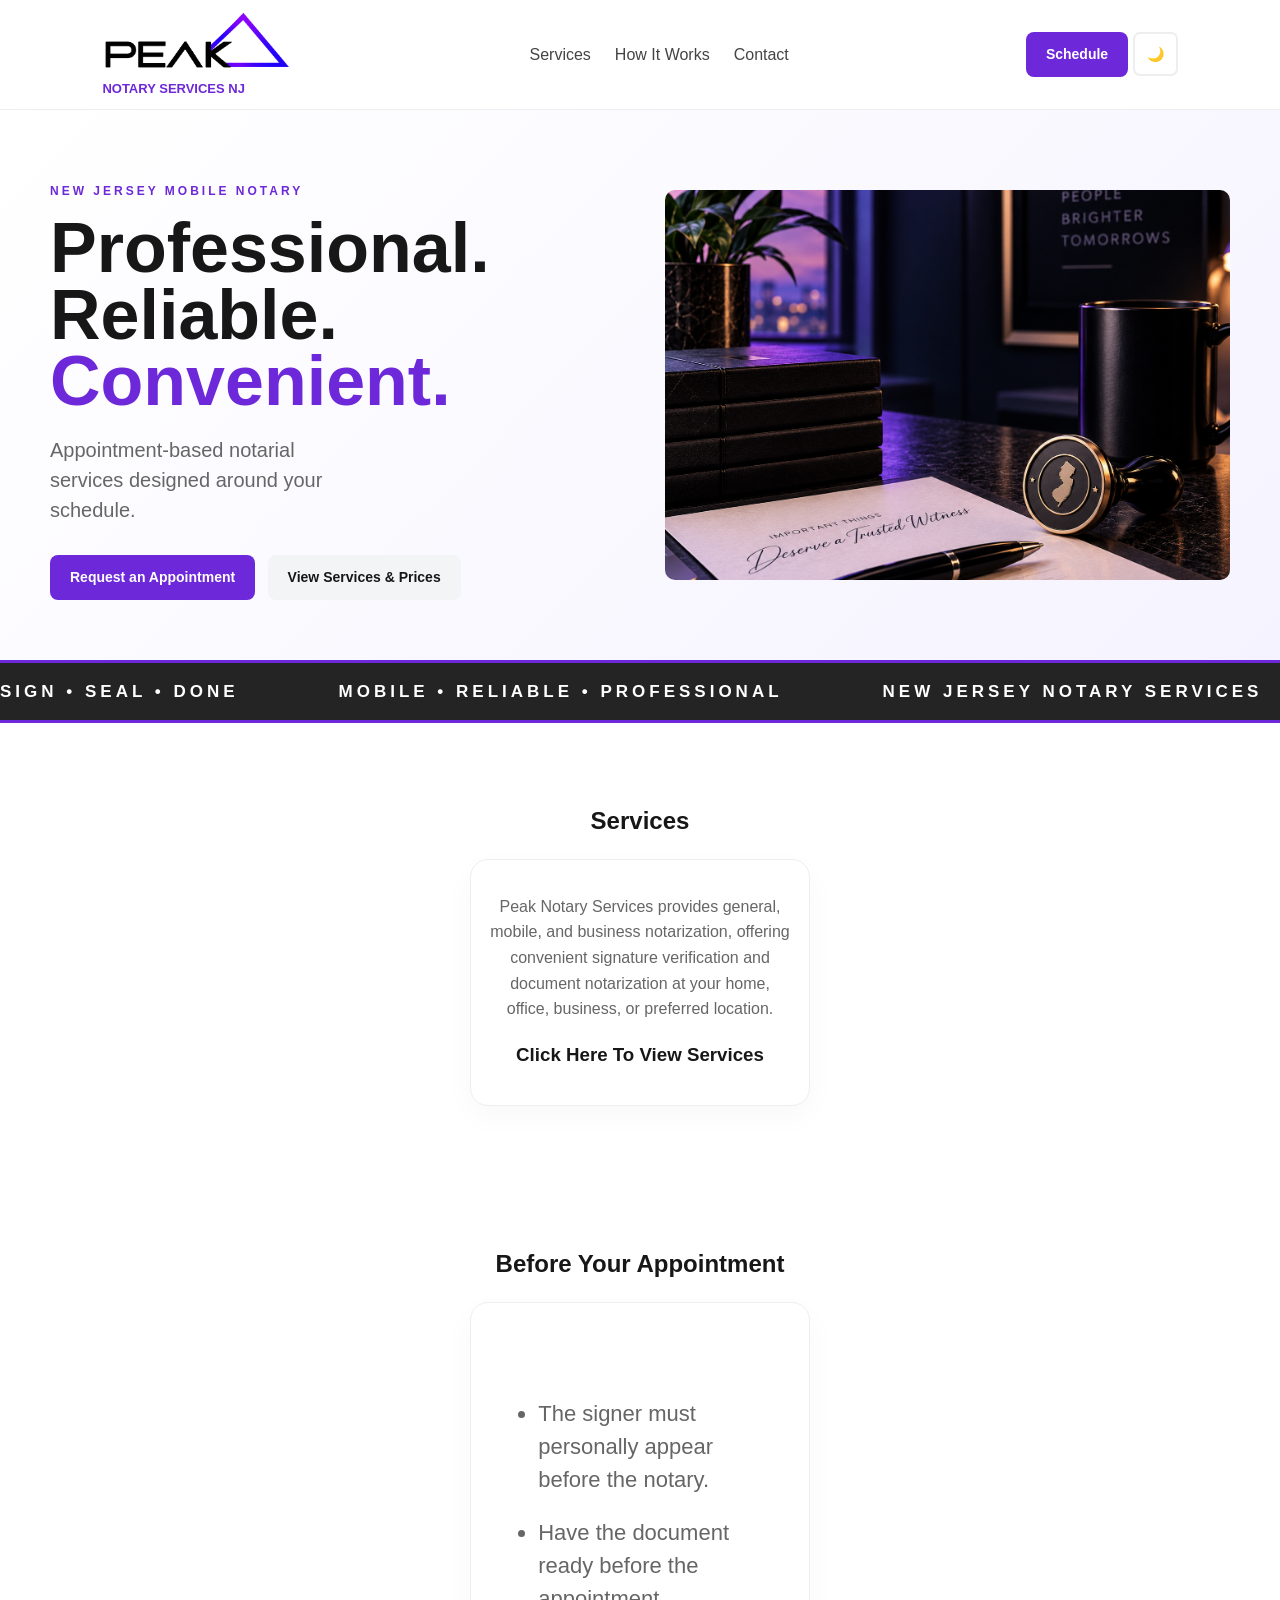
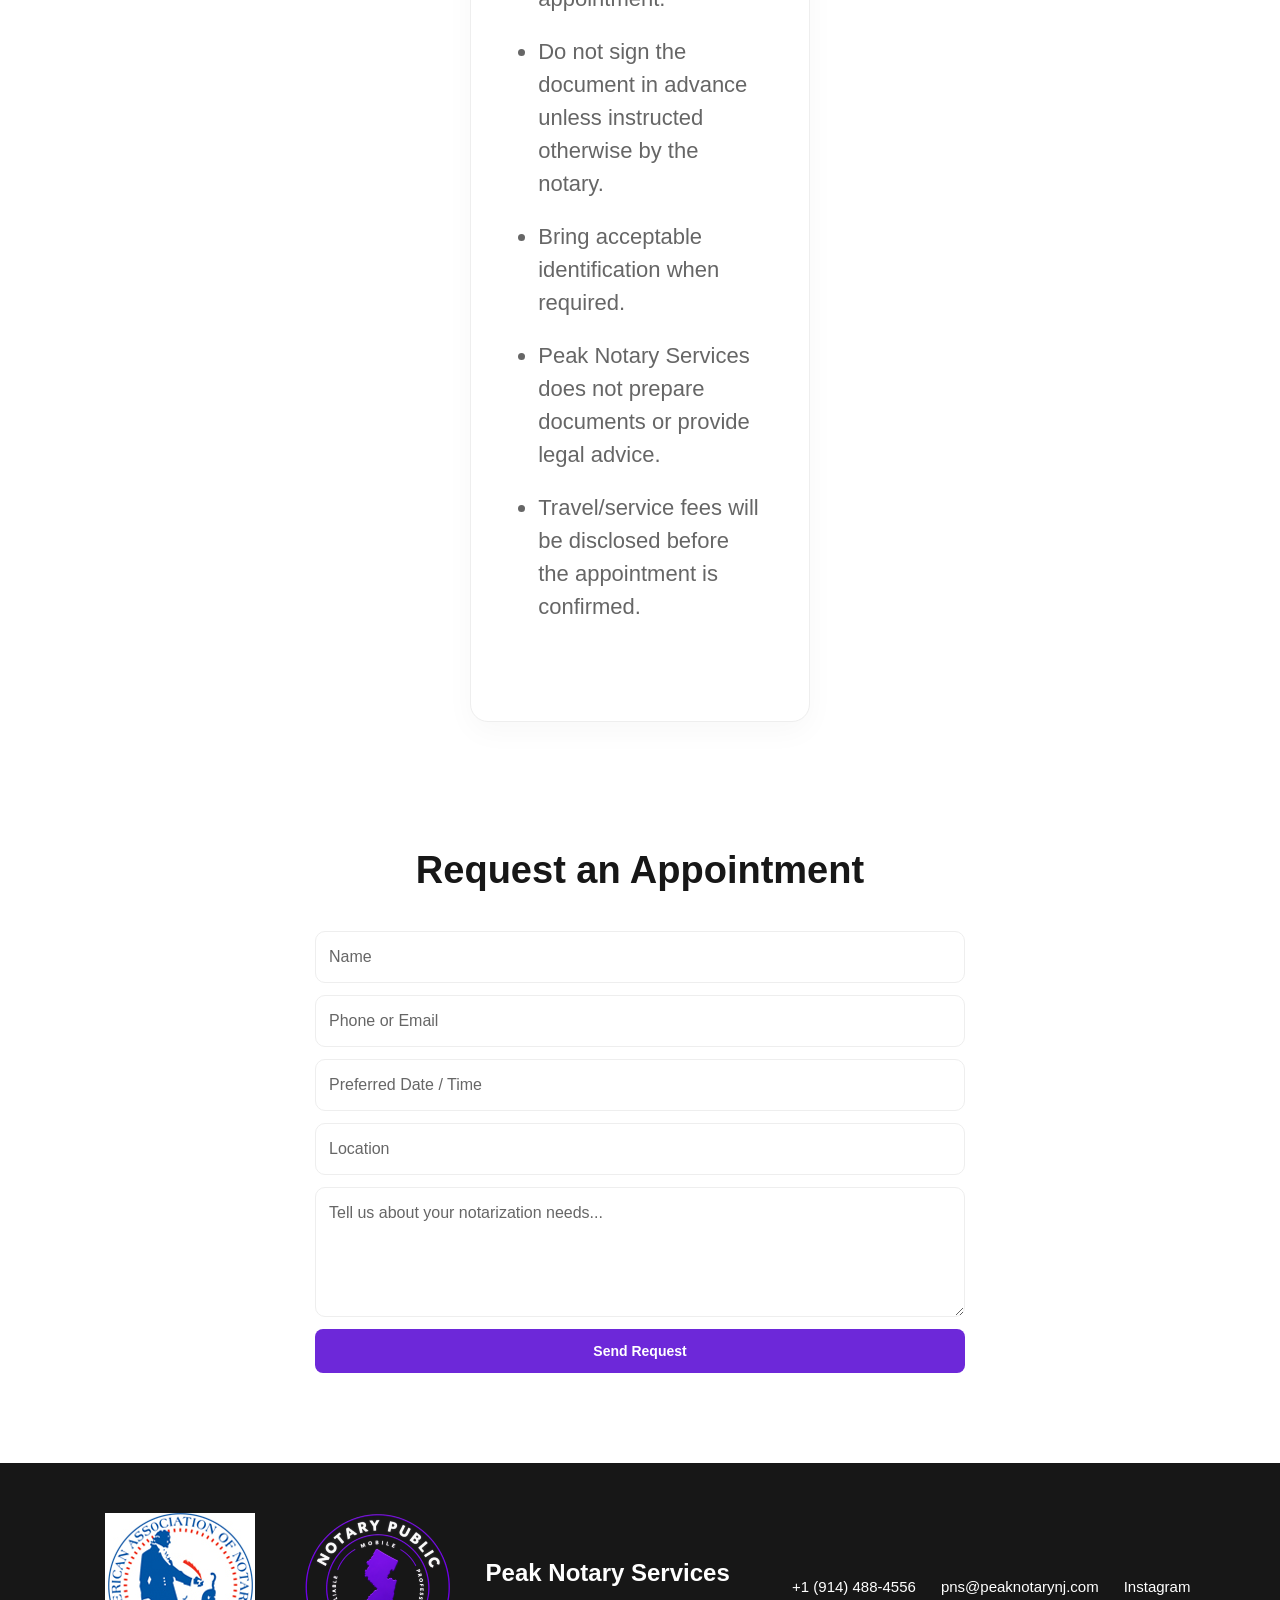
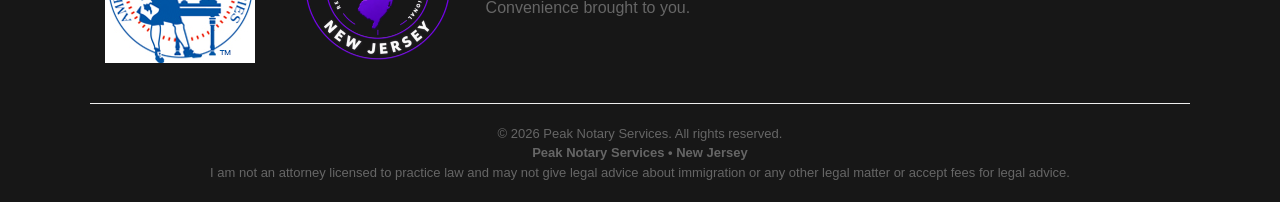
<file: index.html>
<!doctype html>
<html lang="en">
  <head>
    <meta charset="utf-8" />
    <meta name="viewport" content="width=device-width, initial-scale=1" />

    <title>Peak Notary Services | New Jersey Mobile Notary</title>

    <link rel="stylesheet" href="styles.css" />
  </head>

  <body>
    <!-- =========================
       HEADER
  ========================= -->

    <header>
      <a href="index.html" class="logo">
        <img
          id="site-logo"
          src="images/logo-light.png"
          alt="Peak Notary Services"
        />
        <small>NOTARY SERVICES NJ</small>
      </a>

      <nav>
        <a href="services.html">Services</a>
        <a href="index.html#how">How It Works</a>
        <a href="index.html#contact">Contact</a>
      </nav>

      <div class="header-actions">
        <a class="btn" href="#contact">Schedule</a>

        <button id="darkModeToggle" class="dark-toggle" type="button">
          🌙
        </button>
      </div>
    </header>

    <!-- =========================
       HERO
    ========================= -->

    <section class="hero">
      <!-- HERO TEXT -->
      <div class="hero-content">
        <p class="eyebrow">NEW JERSEY MOBILE NOTARY</p>

        <h1>
          Professional.<br />
          Reliable.<br />
          <em>Convenient.</em>
        </h1>

        <p class="lead">
          Appointment-based notarial services designed around your schedule.
        </p>

        <div class="hero-buttons">
          <a class="btn" href="#contact"> Request an Appointment </a>

          <a class="btn ghost" href="#services"> View Services & Prices </a>
        </div>
      </div>

      <!-- HERO IMAGE -->
      <div class="hero-image">
        <img
          src="images/hero-image.jpg"
          alt="Professional notary workspace with documents and a pen"
        />
      </div>
    </section>

    <!-- =========================
         SCROLLING BANNER
    ========================= -->

    <div class="scrolling-banner">
      <div class="scrolling-track">
        <!-- Set 1 -->
        <div class="scrolling-group">
          <span>SIGN • SEAL • DONE</span>
          <span>MOBILE • RELIABLE • PROFESSIONAL</span>
          <span>NEW JERSEY NOTARY SERVICES</span>
        </div>

        <!-- Set 2 -->
        <div class="scrolling-group">
          <span>SIGN • SEAL • DONE</span>
          <span>MOBILE • RELIABLE • PROFESSIONAL</span>
          <span>NEW JERSEY NOTARY SERVICES</span>
        </div>

        <!-- Set 3 -->
        <div class="scrolling-group">
          <span>SIGN • SEAL • DONE</span>
          <span>MOBILE • RELIABLE • PROFESSIONAL</span>
          <span>NEW JERSEY NOTARY SERVICES</span>
        </div>
      </div>
    </div>

    <!-- =========================
         SERVICES
    ========================= -->

    <section id="services">
      <h1 style="text-align: center">Services</h1>

      <div class="cards">

        <!-- Services -->

      
        <h2 style="text-align: center">
        </h2>  
            
          <article>
            
            <a href="Services.html" class="Button">
              <p style="text-align: center">
              Peak Notary Services provides general, mobile, and business notarization, offering convenient signature verification
              and document notarization at your home, office, business, or preferred location.
            </p>
            
            <h1 style="text-align: center">Click Here To View Services</h1>
            </a>

          </article>
        </a>
      </div>
    </section>

       <!--==========================
      BEFORE YOUR APPOINTMENT
    ==========================-->

    <section id="how">
      <h1 style="text-align: center">Before Your Appointment</h1>

      <div class="cards">

        <a href="how-it-works.html">
        <article></a>
  
        <section class="important-info">

          <ul>
            <li>The signer must personally appear before the notary.</li>

            <li>Have the document ready before the appointment.</li>

            <li>Do not sign the document in advance unless instructed otherwise by
              the notary.</li>

            <li>Bring acceptable identification when required.</li>

            <li>Peak Notary Services does not prepare documents or provide legal
              advice.</li>
              
            <li>Travel/service fees will be disclosed before the appointment is
              confirmed.</li>
          </ul>

        </section>
      </div>
    </section>

    <!-- =========================
         CONTACT
    ========================= -->

    <section id="contact">
      <h2 style="text-align: center">Request an Appointment</h2>

    <form 
      action="https://formspree.io/f/mrpqgkeq"
      method="POST"
    >

      <input 
          type="text" 
          name="Name" 
          placeholder="Name" 
          required 
        />

        <input
          type="text"
          name="Phone or Email"
          placeholder="Phone or Email"
          required
        />

        <input
          type="text"
          name="Preferred Date / Time"
          placeholder="Preferred Date / Time"
          required
        />

        <input 
          type="text" 
          name="Location" 
          placeholder="Location" 
          required
        />

        <textarea
          id="booking-message"
          name="message"
          placeholder="Tell us about your notarization needs..."
          required
        ></textarea>

        <button class="btn" type="submit">
          Send Request</button>

      </form>

    </section>

    <!-- =========================
       FOOTER
  ========================= -->

    <footer class="site-footer">
      <div class="footer-content">
        <div class="footer-brand">
          <img
            src="images/AAN-logo.png"
            alt="American Association of Notaries logo"
            class="footer-seal"
          />

          <img
            src="images/seal-dark.png"
            alt="Peak Notary Seal"
            class="footer-seal"
          />

          <div class="footer-brand-text">
            <h2>Peak Notary Services</h2>
            <p>Convenience brought to you.</p>
          </div>
        </div>

        <div class="footer-social">
          <a href="tel:+19144884556">+1 (914) 488-4556</a>

          <a href="mailto:pns@peaknotarynj.com">pns@peaknotarynj.com</a>

          <a
            href="https://www.instagram.com/peaknotarynj/"
            target="_blank"
            rel="noopener noreferrer"
          >
            Instagram
          </a>
        </div>
      </div>

      <div class="footer-bottom">
        <p>© 2026 Peak Notary Services. All rights reserved.</p>

        <p>
          <b>Peak Notary Services • New Jersey</b>
        </p>

        <p class="legal">
          I am not an attorney licensed to practice law and may not give legal
          advice about immigration or any other legal matter or accept fees for
          legal advice.
        </p>
      </div>
    </footer>

    <script src="script.js"></script>
  </body>
</html>
</file>
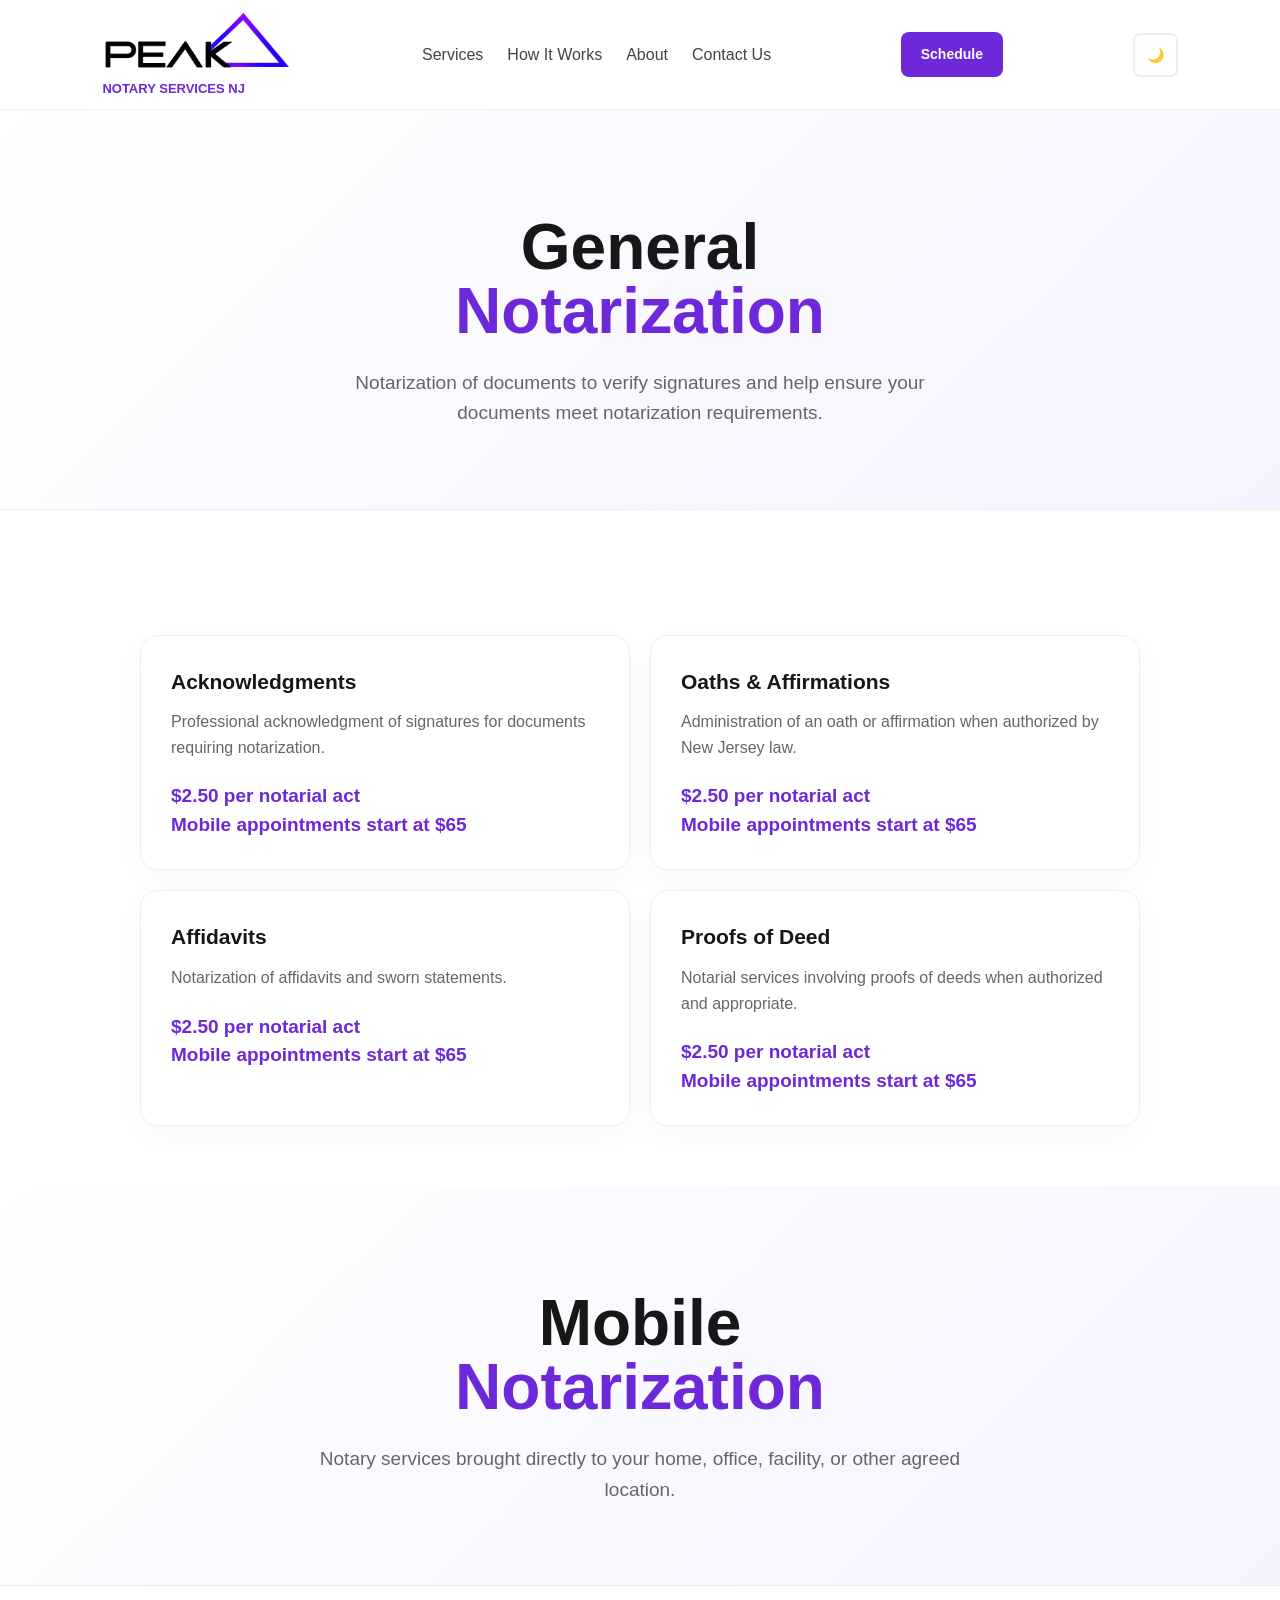
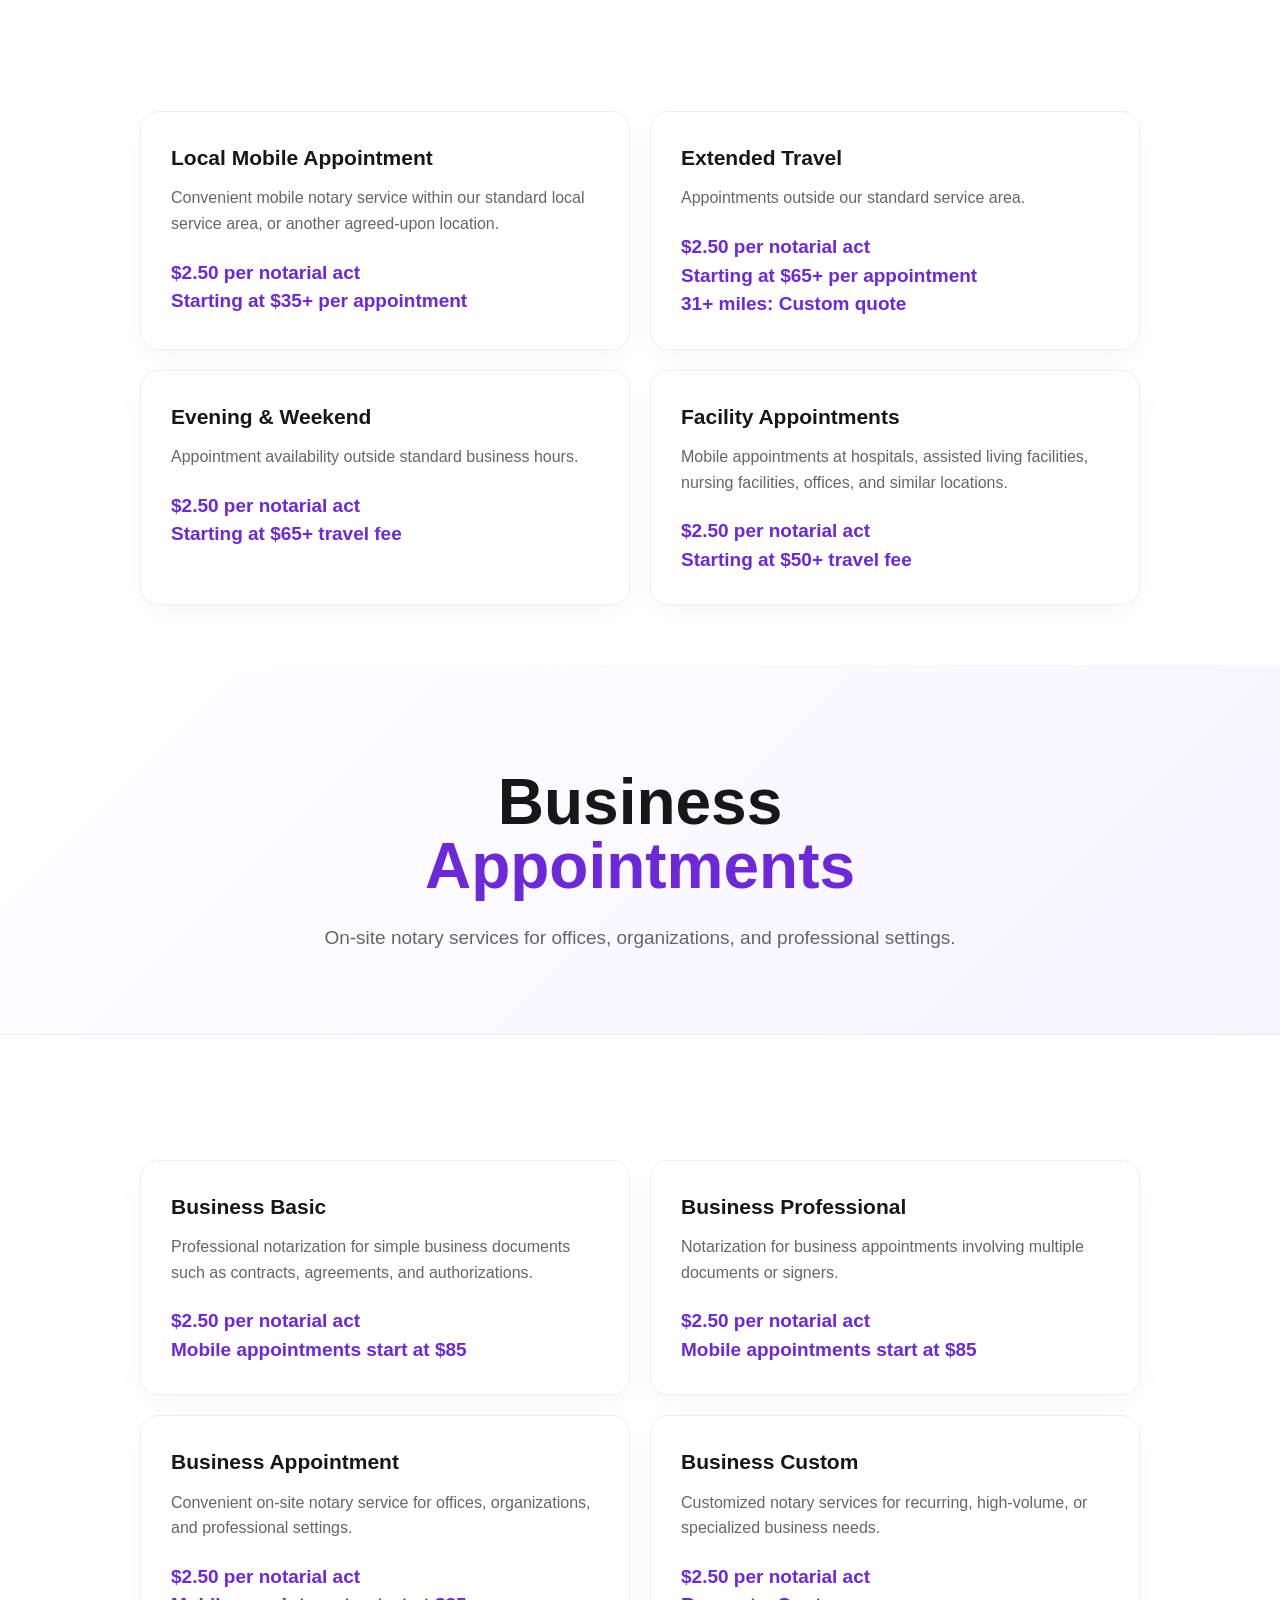
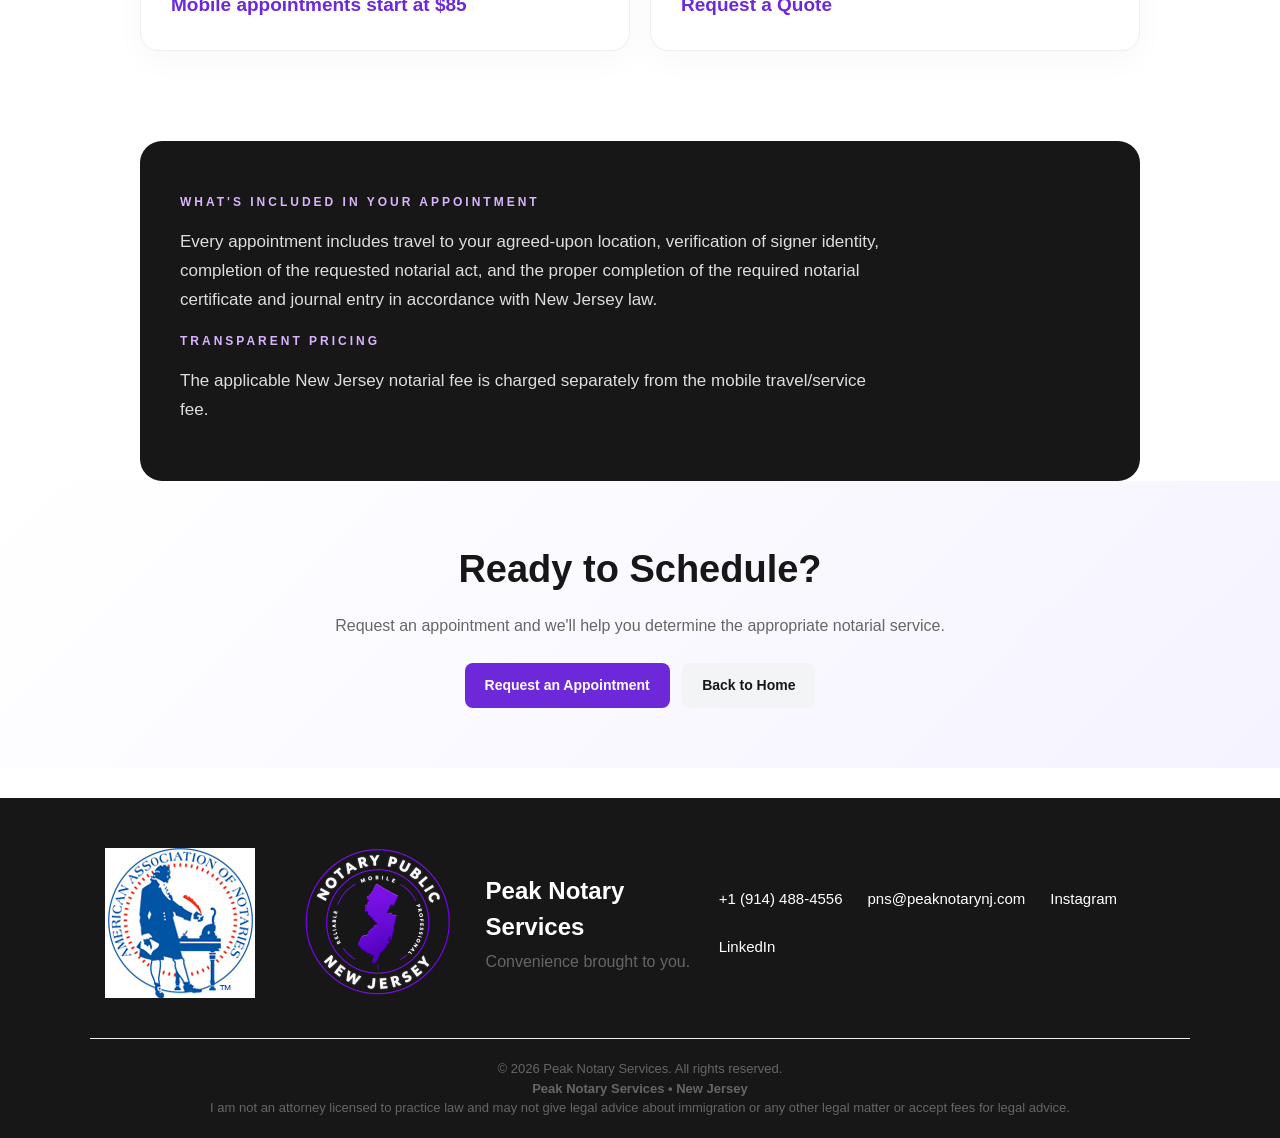
<file: general-notarization.html>
<!doctype html>
<html lang="en">
  <head>
    <meta charset="utf-8" />
    <meta name="viewport" content="width=device-width, initial-scale=1" />

    <title>General Notarization | Peak Notary Services</title>

    <link rel="stylesheet" href="styles.css" />
  </head>

  <body>
    <!-- HEADER -->

    <header>
      <a href="index.html" class="logo">
        <img
          id="site-logo"
          src="images/logo-light.png"
          alt="Peak Notary Services"
        />
        <small>NOTARY SERVICES NJ</small>
      </a>
      
      <nav>
        <a href="index.html#services">Services</a>
        <a href="index.html#how">How It Works</a>
        <a href="index.html#about">About</a>
        <a href="index.html#contact">Contact Us</a>
      </nav>

      <a class="btn" href="index.html#contact"> Schedule </a>

      <button id="darkModeToggle" class="dark-toggle" type="button">
        🌙
      </button>
    </header>

    <main>
      <!-- PAGE HERO -->

      <section class="service-hero">
        <p class="eyebrow"></p>

        <h1>
          General<br/>
          <em>Notarization</em>
        </h1>

        <p>
          Notarization of documents to verify signatures and help ensure your documents meet notarization requirements.
        </p>
      </section>

      <!-- General Notarization -->

      <section class="service-intro">
      </section>

      <!-- PRICING -->

      <section class="pricing-section">
        <div class="pricing-cards">
          <article class="price-card">
            <h3>Acknowledgments</h3>

            <p>
            Professional acknowledgment of signatures for documents requiring notarization.
            </p>

            <strong>$2.50 per notarial act
              <br>Mobile appointments start at $65</strong>
            </strong>
          </article>

          <article class="price-card">
            <h3>Oaths & Affirmations</h3>

            <p>
              Administration of an oath or affirmation when authorized by New
              Jersey law.
            </p>

            <strong> $2.50 per notarial act
            <br>Mobile appointments start at $65</strong>
          </article>

          <article class="price-card">
            <h3>Affidavits</h3>

            <p>Notarization of affidavits and sworn statements.</p>

            <strong> $2.50 per notarial act
            <br>Mobile appointments start at $65</strong>
          </article>

          <article class="price-card">
            <h3>Proofs of Deed</h3>

            <p>
              Notarial services involving proofs of deeds when authorized and
              appropriate.
            </p>

            <strong> $2.50 per notarial act 
              <br>Mobile appointments start at $65</strong>
          </article>
        </div>
      </section>

      <!-- Mobile Appointments -->

      <section class="service-hero">
        <p class="eyebrow"></p>

        <h1>
          Mobile<br/>
          <em>Notarization</em>
        </h1>

        <p>
          Notary services brought directly to your home, office,
          facility, or other agreed location.
        </p>
      </section>

      <!-- PRICING -->

      <section class="service-intro">
      </section>

      <section class="pricing-section">
        <div class="pricing-cards">
          
          <!-- LOCAL -->

          <article class="price-card">
            <h3>Local Mobile Appointment</h3>

            <p>
              Convenient mobile notary service within our standard local service
              area, or another agreed-upon location.
            </p>

            <strong> $2.50 per notarial act <br />
              Starting at $35+ per appointment </strong>
          </article>

          <!-- EXTENDED -->

          <article class="price-card">
            <h3>Extended Travel</h3>

            <p>Appointments outside our standard service area.</p>

            <strong>
              $2.50 per notarial act <br />
              Starting at $65+ per appointment <br />
              31+ miles: Custom quote
            </strong>
          </article>

          <!-- AFTER HOURS -->

          <article class="price-card">
            <h3>Evening & Weekend</h3>

            <p>Appointment availability outside standard business hours.</p>

            <strong>
              $2.50 per notarial act <br />Starting at $65+ travel fee
            </strong>
          </article>

          <!-- FACILITY -->

          <article class="price-card">
            <h3>Facility Appointments</h3>

            <p>
              Mobile appointments at hospitals, assisted living facilities,
              nursing facilities, offices, and similar locations.
            </p>

            <strong>
              $2.50 per notarial act <br />
              Starting at $50+ travel fee
            </strong>
          </article>
        </div>
      </section>

      <!-- BUSINESS SERVICES -->

      <section class="service-hero">
        <p class="eyebrow"></p>

        <h1>
          Business<br />
          <em>Appointments</em>
        </h1>

        <p>
          On-site notary services for offices, organizations, and professional
          settings.
        </p>
      </section>  

      <section class="service-intro">
      </section>

      <!-- PACKAGES -->

      <section class="pricing-section">
        <div class="pricing-cards">
          <!-- BASIC -->

          <article class="price-card">
            <h3>Business Basic</h3>

            <p>
              Professional notarization for simple business documents such as
              contracts, agreements, and authorizations.
            </p>

            <strong>
              $2.50 per notarial act <br />Mobile appointments start at
              $85</strong
            >
          </article>

          <!-- PROFESSIONAL -->

          <article class="price-card">
            <h3>Business Professional</h3>

            <p>
              Notarization for business appointments involving multiple
              documents or signers.
            </p>

            <strong>
              $2.50 per notarial act <br />Mobile appointments start at
              $85</strong
            >
          </article>

          <!-- BUSINESS APPOINTMENT -->

          <article class="price-card">
            <h3>Business Appointment</h3>

            <p>
              Convenient on-site notary service for offices, organizations, and
              professional settings.
            </p>

            <strong
              >$2.50 per notarial act <br />Mobile appointments start at
              $85</strong
            >
          </article>

          <!-- CUSTOM -->

          <article class="price-card">
            <h3>Business Custom</h3>

            <p>
              Customized notary services for recurring, high-volume, or
              specialized business needs.
            </p>

            <strong> $2.50 per notarial act <br />Request a Quote </strong>
          </article>
        </div>
      </section>

            <!-- WHAT'S INCLUDED -->

      <section class="mobile-pricing">
        <div>
          <p class="eyebrow">WHAT'S INCLUDED IN YOUR APPOINTMENT</p>

          <p>
           Every appointment includes travel to your agreed-upon location, 
           verification of signer identity, completion of the requested 
           notarial act, and the proper completion of the required notarial 
           certificate and journal entry in accordance with New Jersey law.
          </p>

          <p class="eyebrow">TRANSPARENT PRICING</p>

          <p>
            The applicable New Jersey notarial fee is charged separately from
            the mobile travel/service fee.
          </p>

        </div>
      </section>

      <!-- CTA -->

      <section class="service-cta">
        <h2>Ready to Schedule?</h2>

        <p>
          Request an appointment and we'll help you determine the appropriate
          notarial service.
        </p>

        <a class="btn" href="index.html#contact"> Request an Appointment </a>

        <a class="btn ghost" href="index.html"> Back to Home </a>
      </section>
    </main>

    <!-- FOOTER -->

   <footer class="site-footer">
      <div class="footer-content">
        <div class="footer-brand">
          <img
            src="images/AAN-logo.png"
            alt="American Association of Notaries logo"
            class="footer-seal"
          />

          <img
            src="images/seal-dark.png"
            alt="Peak Notary Seal"
            class="footer-seal"
          />

          <div class="footer-brand-text">
            <h2>Peak Notary Services</h2>
            <p>Convenience brought to you.</p>
          </div>
        </div>

        <div class="footer-social">
          <a href="tel:+19144884556">+1 (914) 488-4556</a>

          <a href="mailto:pns@peaknotarynj.com">pns@peaknotarynj.com</a>

          <a
            href="https://www.instagram.com/"
            target="_blank"
            rel="noopener noreferrer"
          >
          
            Instagram
          </a>

          <a
            href="https://www.linkedin.com/"
            target="_blank"
            rel="noopener noreferrer"
          >
            LinkedIn
          </a>
        </div>
      </div>

      <div class="footer-bottom">
        <p>© 2026 Peak Notary Services. All rights reserved.</p>

        <p>
          <b>Peak Notary Services • New Jersey</b>
        </p>

        <p class="legal">
          I am not an attorney licensed to practice law and may not give legal
          advice about immigration or any other legal matter or accept fees for
          legal advice.
        </p>
      </div>
    </footer>

    <script src="script.js"></script>
  </body>
</html>
</file>
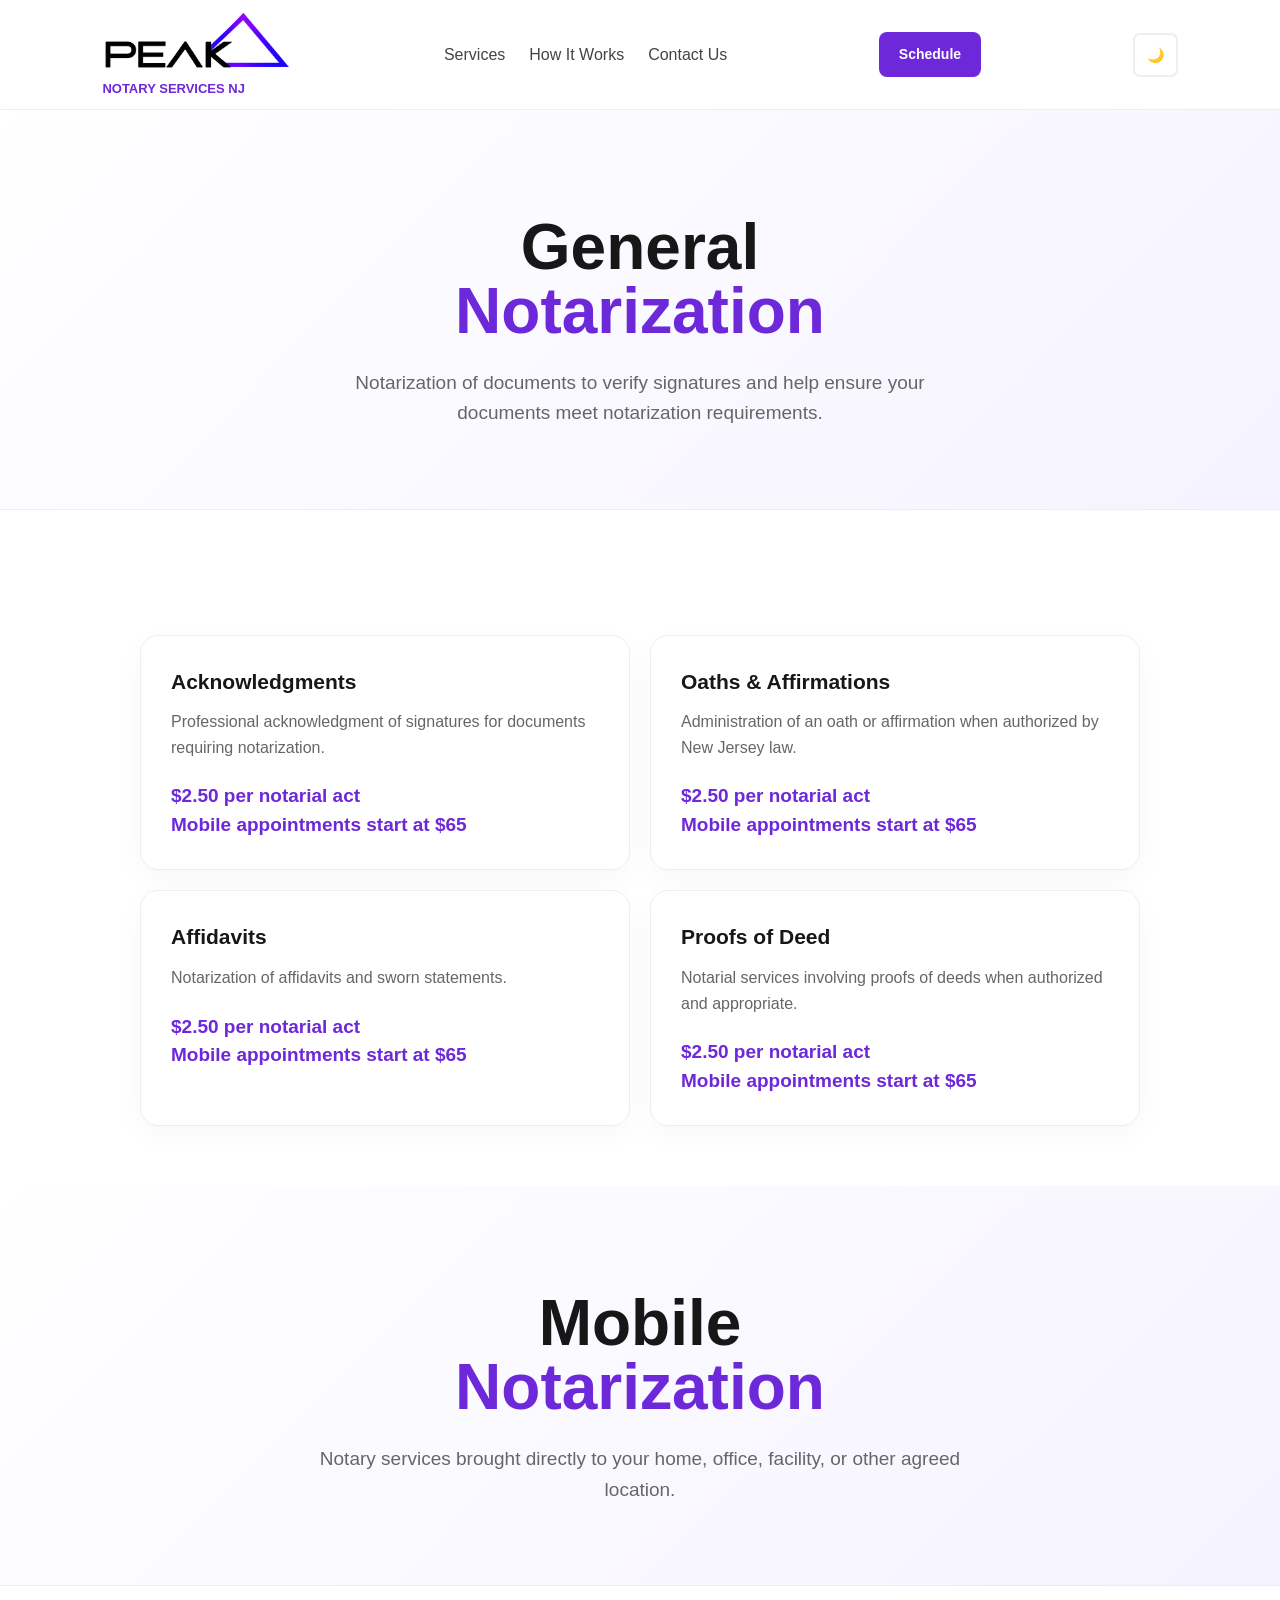
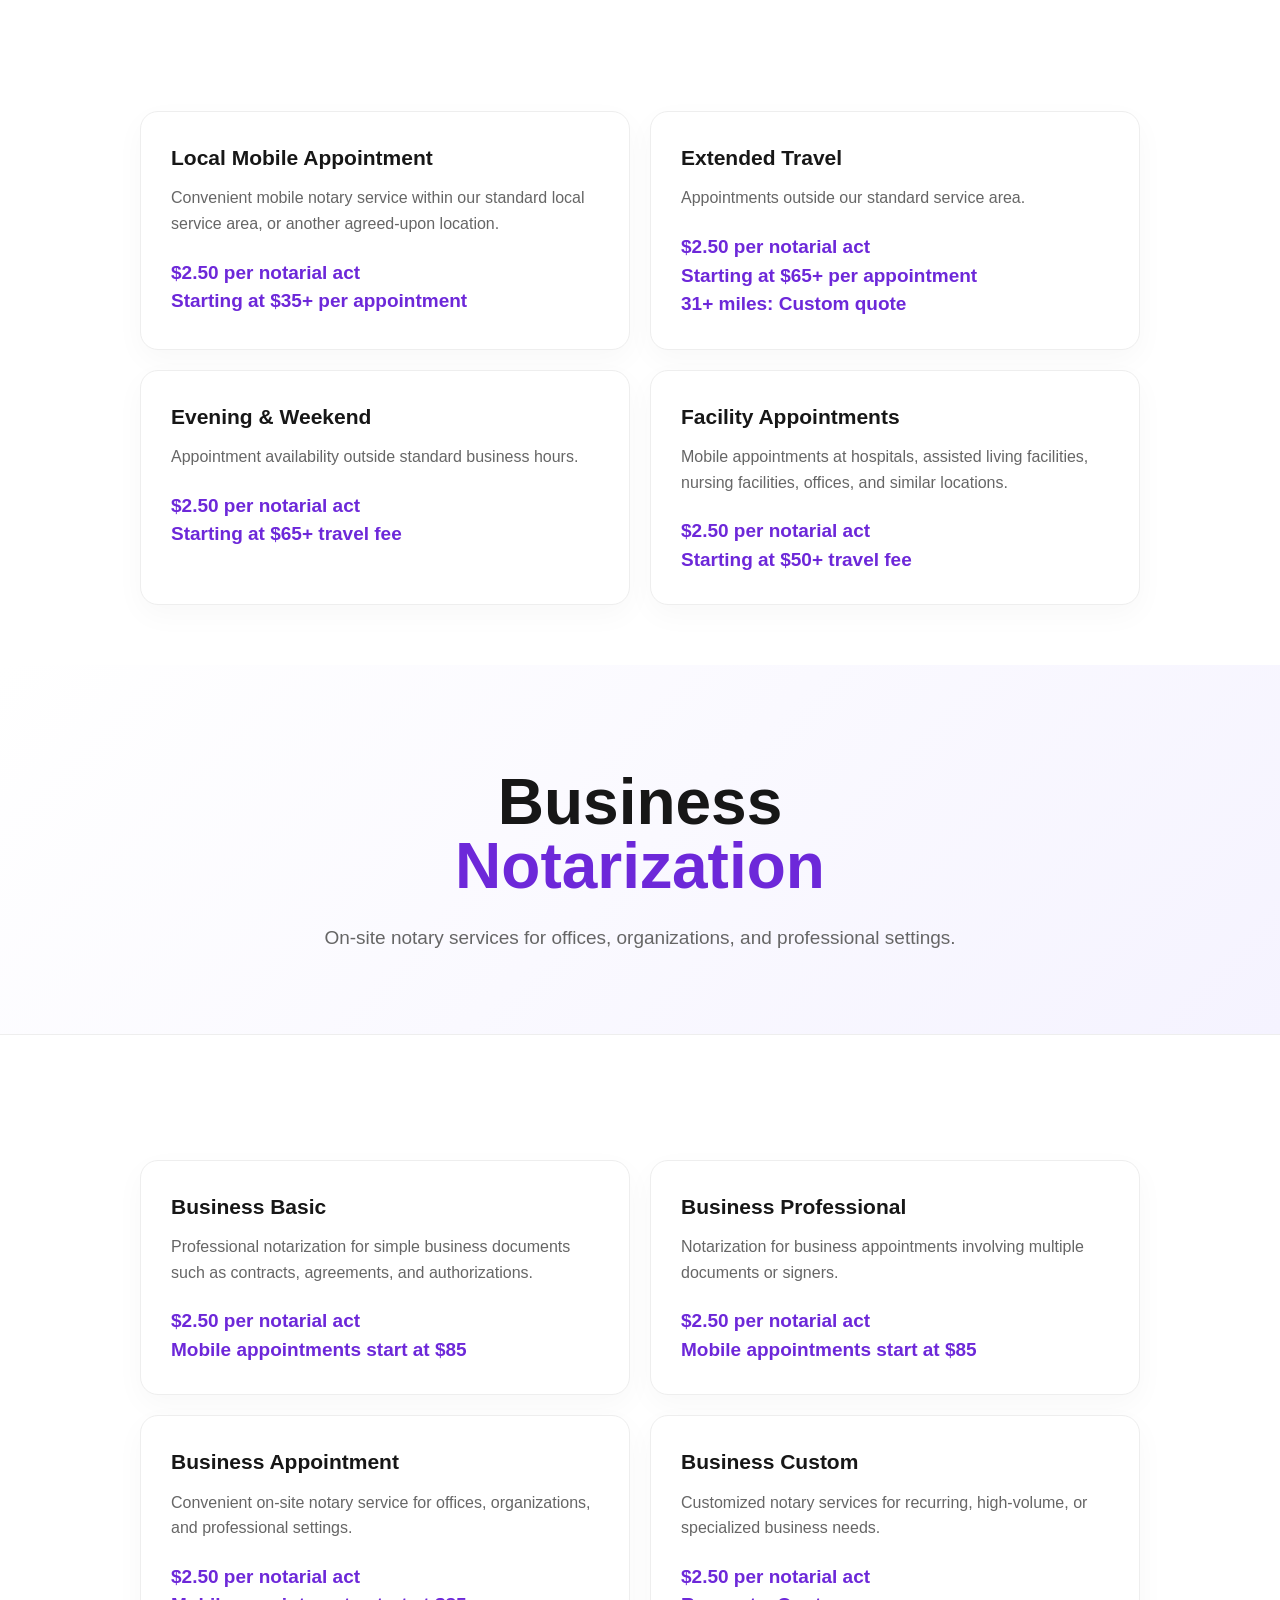
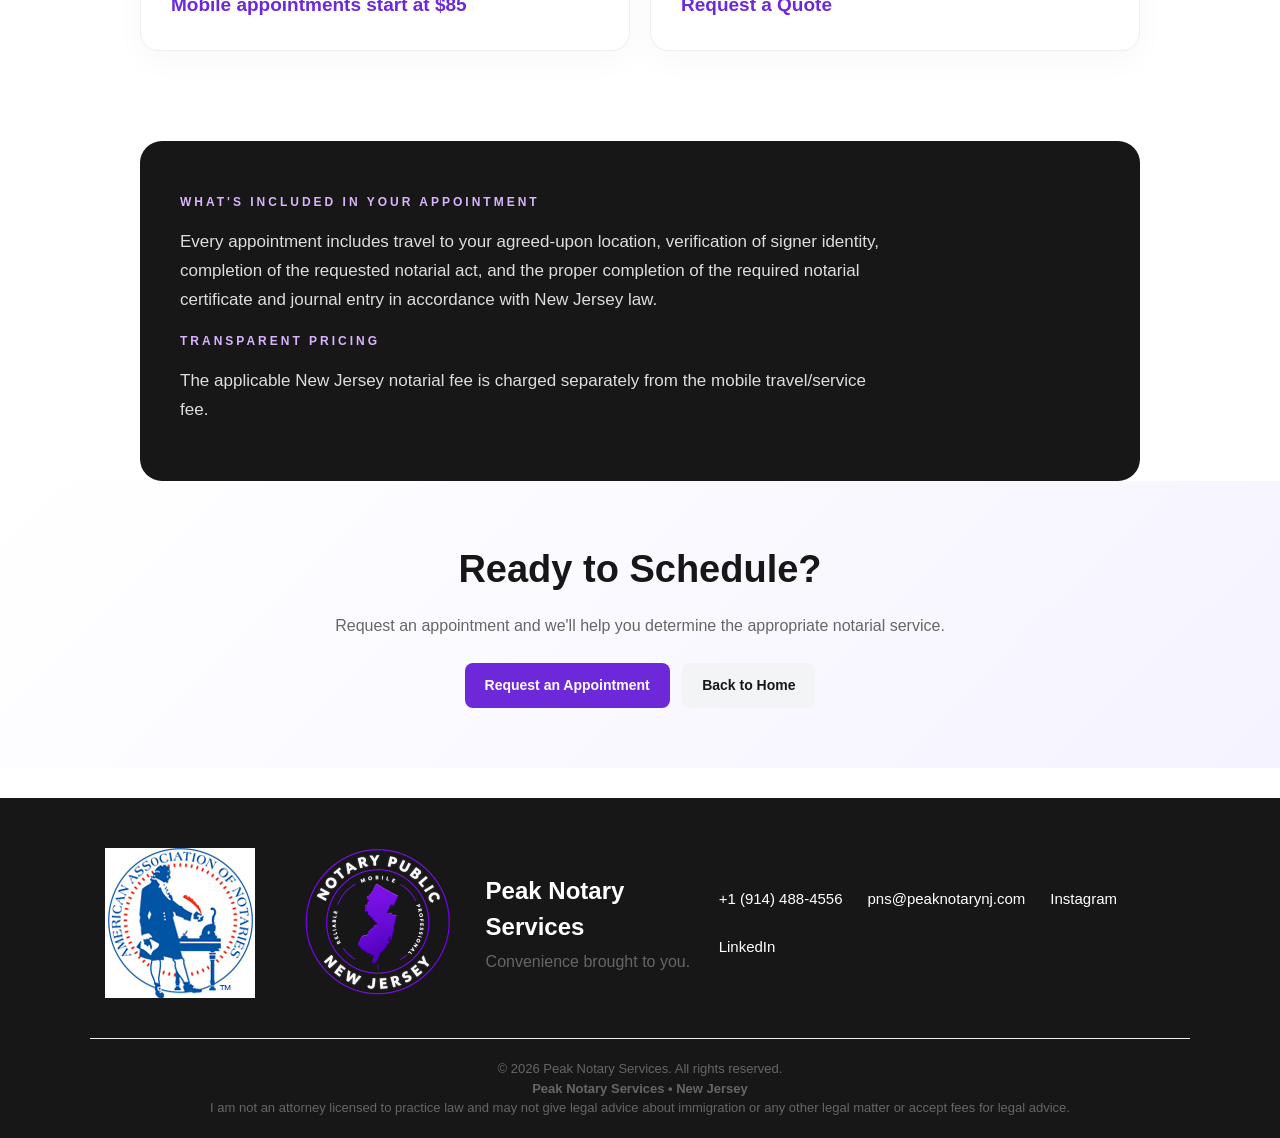
<file: Services.html>
<!doctype html>
<html lang="en">
  <head>
    <meta charset="utf-8" />
    <meta name="viewport" content="width=device-width, initial-scale=1" />

    <title>General Notarization | Peak Notary Services</title>

    <link rel="stylesheet" href="styles.css" />
  </head>

  <body>
    <!-- HEADER -->

    <header>
      <a href="index.html" class="logo">
        <img
          id="site-logo"
          src="images/logo-light.png"
          alt="Peak Notary Services"
        />
        <small>NOTARY SERVICES NJ</small>
      </a>

      <nav>
        <a href="index.html#Services">Services</a>
        <a href="index.html#how">How It Works</a>
        <a href="index.html#contact">Contact Us</a>
      </nav>

      <a class="btn" href="index.html#contact"> Schedule </a>

      <button id="darkModeToggle" class="dark-toggle" type="button">🌙</button>
    </header>

    <main>

      <!-- SERVICES -->

      <!-- General Notarization -->

      <section class="service-hero">
        <p class="eyebrow"></p>

        <h1>
          General<br />
          <em>Notarization</em>
        </h1>

        <p>
          Notarization of documents to verify signatures and help ensure your
          documents meet notarization requirements.
        </p>
      </section>

      <section class="service-intro" id="general"></section>

      <section class="pricing-section">
        <div class="pricing-cards">
          <a
            class="price-card"
            href="index.html?service=Acknowledgments#contact"
          >
            <h3>Acknowledgments</h3>
            <p>
              Professional acknowledgment of signatures for documents requiring
              notarization.
            </p>
            <strong>
              $2.50 per notarial act<br />
              Mobile appointments start at $65
            </strong>
          </a>

          <a
            class="price-card"
            href="index.html?service=Oaths%20%26%20Affirmations#contact"
          >
            <h3>Oaths & Affirmations</h3>
            <p>
              Administration of an oath or affirmation when authorized by New
              Jersey law.
            </p>
            <strong>
              $2.50 per notarial act<br />
              Mobile appointments start at $65
            </strong>
          </a>

          <a class="price-card" 
            href="index.html?service=Affidavits#contact">

            <h3>Affidavits</h3>
            <p>
              Notarization of affidavits and sworn statements.
            </p>
            <strong>
              $2.50 per notarial act<br />
              Mobile appointments start at $65
            </strong>
          </a>

          <a
            class="price-card"
            href="index.html?service=Proofs%20of%20Deed#contact"
          >
            <h3>Proofs of Deed</h3>
            <p>
              Notarial services involving proofs of deeds when authorized and
              appropriate.
            </p>
            <strong>
              $2.50 per notarial act<br />
              Mobile appointments start at $65
            </strong>
          </a>
        </div>
      </section>

      <!-- Mobile Appointments -->

      <section class="service-hero">
        <p class="eyebrow"></p>

        <h1>Mobile<br />
          <em>Notarization</em>
        </h1>

        <p>
          Notary services brought directly to your home, office, facility, or
          other agreed location.
        </p>
      </section>

      <section class="service-intro" id="mobile"></section>

      <section class="pricing-section">
        <div class="pricing-cards">
          <a
            class="price-card"
            href="index.html?service=Local%20Mobile%20Appointment#contact"
          >
            <h3>Local Mobile Appointment</h3>
            <p>
              Convenient mobile notary service within our standard local service
              area, or another agreed-upon location.
            </p>
            <strong>
              $2.50 per notarial act <br />
              Starting at $35+ per appointment
            </strong>
          </a>

          <!-- EXTENDED -->

          <a
            class="price-card"
            href="index.html?service=Extended%20Travel#contact"
          >
            <h3>Extended Travel</h3>
            <p>
              Appointments outside our standard service area.</p>

            <strong>
              $2.50 per notarial act <br />
              Starting at $65+ per appointment <br />
              31+ miles: Custom quote
            </strong>
          </a>

          <!-- AFTER HOURS -->

          <a
            class="price-card"
            href="index.html?service=Evening%20&%20Weekend#contact"
          >
            <h3>Evening & Weekend</h3>

            <p>Appointment availability outside standard business hours.</p>

            <strong>
              $2.50 per notarial act <br />Starting at $65+ travel fee
            </strong>
          </a>

          <!-- FACILITY -->

          <a
            class="price-card"
            href="index.html?service=Facility%20Appointments#contact"
          >
            <h3>Facility Appointments</h3>

            <p>
              Mobile appointments at hospitals, assisted living facilities,
              nursing facilities, offices, and similar locations.
            </p>

            <strong>
              $2.50 per notarial act <br />
              Starting at $50+ travel fee
            </strong>
          </a>
        </div>
      </section>

      <!-- BUSINESS SERVICES -->

      <section class="service-hero" id="business">
        <p class="eyebrow"></p>

        <h1>
          Business<br />
          <em>Notarization</em>
        </h1>

        <p>
          On-site notary services for offices, organizations, and professional
          settings.
        </p>
      </section>

      <section class="service-intro"></section>

      <section class="pricing-section">
        <div class="pricing-cards">
          <!-- BASIC -->

          <a
            class="price-card"
            href="index.html?service=Business%20Basic#contact"
          >
            <h3>Business Basic</h3>

            <p>
              Professional notarization for simple business documents such as
              contracts, agreements, and authorizations.
            </p>

            <strong>
              $2.50 per notarial act <br />Mobile appointments start at
              $85</strong
            >
          </article>

          <!-- PROFESSIONAL -->

          <a
            class="price-card"
            href="index.html?service=Business%20Professional#contact"
          >
            <h3>Business Professional</h3>

            <p>
              Notarization for business appointments involving multiple
              documents or signers.
            </p>

            <strong>
              $2.50 per notarial act <br />Mobile appointments start at
              $85</strong
            >
          </a>

          <!-- BUSINESS APPOINTMENT -->

          <a
            class="price-card"
            href="index.html?service=Business%20Appointment#contact"
          >
            <h3>Business Appointment</h3>

            <p>
              Convenient on-site notary service for offices, organizations, and
              professional settings.
            </p>

            <strong
              >$2.50 per notarial act <br />Mobile appointments start at
              $85</strong
            >
          </a>

          <!-- CUSTOM -->

          <a
            class="price-card"
            href="index.html?service=Business%20Custom#contact"
          >
            <h3>Business Custom</h3>

            <p>
              Customized notary services for recurring, high-volume, or
              specialized business needs.
            </p>

            <strong> $2.50 per notarial act <br />Request a Quote </strong>
          </a>
        </div>
      </section>

      <!-- WHAT'S INCLUDED -->

      <section class="mobile-pricing">
        <div>
          <p class="eyebrow">WHAT'S INCLUDED IN YOUR APPOINTMENT</p>

          <p>
            Every appointment includes travel to your agreed-upon location,
            verification of signer identity, completion of the requested
            notarial act, and the proper completion of the required notarial
            certificate and journal entry in accordance with New Jersey law.
          </p>

          <p class="eyebrow">TRANSPARENT PRICING</p>

          <p>
            The applicable New Jersey notarial fee is charged separately from
            the mobile travel/service fee.
          </p>
        </div>
      </section>

      <!-- CTA -->

      <section class="service-cta">
        <h2>Ready to Schedule?</h2>

        <p>
          Request an appointment and we'll help you determine the appropriate
          notarial service.
        </p>

        <a class="btn" href="index.html#contact"> Request an Appointment </a>

        <a class="btn ghost" href="index.html"> Back to Home </a>
      </section>
    </main>

    <!-- FOOTER -->

    <footer class="site-footer">
      <div class="footer-content">
        <div class="footer-brand">
          <img
            src="images/AAN-logo.png"
            alt="American Association of Notaries logo"
            class="footer-seal"
          />

          <img
            src="images/seal-dark.png"
            alt="Peak Notary Seal"
            class="footer-seal"
          />

          <div class="footer-brand-text">
            <h2>Peak Notary Services</h2>
            <p>Convenience brought to you.</p>
          </div>
        </div>

        <div class="footer-social">
          <a href="tel:+19144884556">+1 (914) 488-4556</a>

          <a href="mailto:pns@peaknotarynj.com">pns@peaknotarynj.com</a>

          <a
            href="https://www.instagram.com/"
            target="_blank"
            rel="noopener noreferrer"
          >
            Instagram
          </a>

          <a
            href="https://www.linkedin.com/"
            target="_blank"
            rel="noopener noreferrer"
          >
            LinkedIn
          </a>
        </div>
      </div>

      <div class="footer-bottom">
        <p>© 2026 Peak Notary Services. All rights reserved.</p>

        <p>
          <b>Peak Notary Services • New Jersey</b>
        </p>

        <p class="legal">
          I am not an attorney licensed to practice law and may not give legal
          advice about immigration or any other legal matter or accept fees for
          legal advice.
        </p>
      </div>
    </footer>

    <script src="script.js"></script>
  </body>
</html>
</file>
<file: styles.css>
* {
  box-sizing: border-box;
}

/* =========================
   COLOR VARIABLES
========================= */

:root {
  --bg: #ffffff;
  --text: #171717;
  --text-light: #444444;
  --muted: #666666;
  --border: #eeeeee;
  --card: #ffffff;
  --input: #ffffff;

  --hero: linear-gradient(135deg, #ffffff, #f5f3ff);

  --purple: #6d28d9;
  --purple-hover: #5b21b6;
  --purple-light: #d8b4fe;

  --ghost: #f3f4f6;
  --dark: #171717;
}

/* =========================
   DARK MODE
========================= */

body.dark-mode {
  --bg: #0d0d12;
  --text: #f5f5f5;
  --text-light: #d1d1d1;
  --muted: #b5b5bd;

  --border: #33333d;

  --card: #17171f;
  --input: #18181f;

  --hero: linear-gradient(135deg, #0d0d12, #171225);

  --purple: #9b6cff;
  --purple-hover: #7c3aed;
  --purple-light: #c4a7ff;

  --ghost: #24242d;
  --dark: #0a0a0d;
}

/* =========================
   GENERAL
========================= */

html {
  scroll-behavior: smooth;
}

body {
  margin: 0;

  font-family: Inter, Arial, sans-serif;

  color: var(--text);
  background: var(--bg);

  line-height: 1.5;

  overflow-x: hidden;

  transition:
    background 0.3s ease,
    color 0.3s ease;
}

/* =========================
   KEYBOARD ACCESSIBILITY
========================= */

a:focus-visible,
button:focus-visible,
input:focus-visible,
textarea:focus-visible,
select:focus-visible {
  outline: 2px solid var(--purple);
  outline-offset: 3px;
}

/* =========================
   HEADER
========================= */

header {
  min-height: 110px;

  display: flex;
  align-items: center;
  justify-content: space-between;

  padding: 0 8%;

  border-bottom: 1px solid var(--border);

  position: sticky;
  top: 0;

  background: var(--bg);

  z-index: 5;

  transition:
    background 0.3s ease,
    border-color 0.3s ease;
}

/* =========================
   HEADER LOGO
========================= */

.logo {
  display: block;

  text-decoration: none;

  flex-shrink: 0;
}

.logo img {
  display: block;

  width: 190px;
  max-width: 100%;

  height: auto;
}

.logo small {
  display: block;

  font-weight: bold;

  font-size: 13px;

  margin-top: 5px;

  color: var(--purple);
}

/* =========================
   BRAND
========================= */

.brand {
  display: flex;

  gap: 10px;

  align-items: center;

  text-decoration: none;

  color: var(--text);

  font-weight: 800;
  font-size: 22px;
}

.brand small {
  display: block;

  font-size: 8px;

  letter-spacing: 3px;

  color: var(--purple);
}

.mark {
  color: var(--purple);

  font-size: 30px;
}

/* =========================
   NAVIGATION
========================= */

nav {
  display: flex;

  gap: 24px;

  align-items: center;
}

nav a {
  color: var(--text-light);

  text-decoration: none;

  transition: color 0.2s ease;
}

nav a:hover {
  color: var(--purple);
}

/* =========================
   BUTTONS
========================= */

.btn {
  display: inline-flex;

  align-items: center;
  justify-content: center;

  min-height: 44px;

  background: var(--purple);

  color: #ffffff;

  border: 0;

  border-radius: 8px;

  padding: 12px 20px;

  text-decoration: none;

  font-weight: 700;

  font-size: 14px;

  cursor: pointer;

  transition:
    background 0.2s ease,
    transform 0.2s ease;
}

.btn:hover {
  background: var(--purple-hover);

  transform: translateY(-1px);
}

.ghost {
  background: var(--ghost);

  color: var(--text);

  margin-left: 8px;
}

.ghost:hover {
  background: var(--border);
}

/* =========================
   DARK MODE BUTTON
========================= */

.dark-toggle {
  min-height: 44px;

  border: 2px solid var(--border);

  background: var(--card);

  color: var(--text);

  padding: 8px 12px;

  border-radius: 7px;

  cursor: pointer;

  font-weight: 700;

  font-size: 14px;

  transition:
    background 0.3s ease,
    color 0.3s ease,
    border-color 0.3s ease;
}

.dark-toggle:hover {
  background: var(--purple);

  color: #ffffff;

  border-color: var(--purple);
}

/* =========================================
   PEAK NOTARY - CONTINUOUS CAROUSEL BANNER
   ========================================= */

.scrolling-banner {
  width: 100%;
  overflow: hidden;
  background: #242424;
  border-top: 3px solid #6d28d9;
  border-bottom: 3px solid #6d28d9;
  padding: 16px 0;
}

.scrolling-track {
  display: flex;
  width: max-content;
  will-change: transform;
  animation: peak-carousel 30s linear infinite;
}

.scrolling-group {
  display: flex;
  flex-shrink: 0;
}

.scrolling-group span {
  display: block;
  flex-shrink: 0;

  padding-right: 100px;

  color: #ffffff;
  font-size: 17px;
  font-weight: 600;
  letter-spacing: 4px;
  white-space: nowrap;
}

/* Continuous movement */
@keyframes peak-carousel {
  from {
    transform: translateX(0);
  }

  to {
    transform: translateX(-33.333333%);
  }
}

/* =========================
   HERO
========================= */

.hero {
  min-height: 500px;
  display: grid;
  grid-template-columns: minmax(0, 1fr) minmax(0, 1fr);
  gap: 50px;
  align-items: center;
  justify-content: center;
  max-width: 1400px;
  margin: 0 auto;
  padding: 60px 50px;
  background: var(--hero);
  transition: background 0.3s ease;
}

.eyebrow {
  letter-spacing: 3px;
  color: var(--purple);
  font-weight: 600;
  font-size: 12px;
}

.hero h1 {
  font-size: clamp(48px, 6vw, 70px);
  line-height: 0.95;
  margin: 15px 0;
}

.hero em {
  color: var(--purple);
  font-style: normal;
}

.lead {
  font-size: 20px;
  color: var(--muted);
  max-width: 320px;
  margin-bottom: 30px;
}

/* =========================
   HERO IMAGE
========================= */

.hero-image {
  width: 100%;
  min-width: 0;
  display: flex;
  justify-content: center;
  align-items: center;
}

.hero-image img {
  display: block;
  width: 100%;
  max-width: 600px;
  height: 390px;
  object-fit: cover;
  object-position: center;
  border-radius: 10px;
}

/* =========================
   MOUNTAIN
========================= */

.mountain {
  height: 380px;

  border-radius: 28px;

  background: linear-gradient(160deg, #171717, #31204c);

  display: flex;

  flex-direction: column;

  align-items: center;

  justify-content: center;

  color: #ffffff;

  box-shadow: 0 25px 60px #0002;

  overflow: hidden;
}

.mountain:before {
  content: "";

  width: 0;
  height: 0;

  border-left: 150px solid transparent;

  border-right: 150px solid transparent;

  border-bottom: 210px solid var(--purple);
}

.nj {
  font-size: 48px;

  font-weight: 900;

  margin-top: -120px;
}

.mountain p {
  letter-spacing: 5px;

  color: var(--purple-light);

  margin-top: 80px;

  text-align: center;
}

/* =========================
   SECTIONS
========================= */

section {
  padding: 60px 9%;
}

h2 {
  font-size: 38px;

  margin-top: 0;
}

/* =========================
   HOMEPAGE SERVICE CARDS
========================= */

.cards {
  display: grid;
  grid-template-columns: repeat(3, 1fr);
  max-width: 1400px;
  margin: 0 auto;
  gap: 15px;
}

.cards a {
  text-decoration: none;
  color: inherit;
}

.cards article,
.steps div {
  padding: 18px;
  border: 1px solid var(--border);
  border-radius: 18px;
  background: var(--card);
  box-shadow: 0 10px 30px #00000008;
  transition:
    background 0.3s ease,
    border-color 0.3s ease,
    transform 0.2s ease;
}

.cards article {
  cursor: pointer;
}

.cards article:hover {
  transform: translateY(-2px);

  border-color: var(--purple);
}

.cards b {
  font-size: 20px;
}

.cards p {
  color: var(--muted);

  line-height: 1.6;
}

/* =========================
   HOW IT WORKS
========================= */

#how {
  text-align: center;
}

#how .steps {
  display: grid;
  grid-template-columns: repeat(4, 1fr);
  gap: 20px;
  max-width: 1000px;
  margin: 30px auto;
}

#how .steps article {
  padding: 20px;
  text-align: center;
}

#how .steps b {
  display: block;
  color: var(--purple);
  font-size: 28px;
}

.important-info {
  max-width: 800px;
  margin: 40px auto 0;
  text-align: left;
}

.important-info h2 {
  text-align: center;
}

.important-info ul {
  line-height: 1.8;
}


/* MOBILE */

@media (max-width: 68px) {
  #how .steps {
    grid-template-columns: repeat(2, 1fr);
  }
}

@media (max-width: 480px) {
  #how .steps {
    grid-template-columns: 1fr;
  }
}

/* =========================
   ABOUT
========================= */

.about {
  background: var(--dark);

  color: #ffffff;

  display: grid;

  grid-template-columns: 1fr 1fr;

  gap: 40px;
}

.about p {
  color: #dddddd;

  font-size: 20px;

  line-height: 1.6;
}

.quote {
  font-size: 24px;

  color: var(--purple-light);

  align-self: center;
}

/* =========================
   CONTACT FORM
========================= */

#contact {
  display: flex;
  flex-direction: column;
  align-items: center;
}

form {
  width: 100%;

  max-width: 650px;

  display: grid;

  gap: 12px;
}

input,
textarea,
select {
  width: 100%;

  padding: 13px;

  border: 1px solid var(--border);

  border-radius: 10px;

  font: inherit;

  background: var(--input);

  color: var(--text);

  transition:
    background 0.3s ease,
    color 0.3s ease,
    border-color 0.3s ease;
}

input::placeholder,
textarea::placeholder {
  color: var(--muted);
}

input:focus,
textarea:focus,
select:focus {
  outline: 2px solid var(--purple);

  border-color: var(--purple);
}

textarea {
  min-height: 130px;

  resize: vertical;
}

/* =========================
   FOOTER
========================= */

.site-footer {
  margin-top: 30px;

  padding: 50px 7% 20px;

  background: var(--dark);

  color: var(--muted);

  transition:
    background 0.3s ease,
    color 0.3s ease;
}

.footer-content {
  display: flex;

  justify-content: space-between;

  align-items: center;

  max-width: 1250px;

  margin: 0 auto;
}

/* =========================
   FOOTER BRAND
========================= */

.footer-brand {
  display: flex;

  align-items: center;

  gap: 18px;
}

.footer-seal {
  width: 180px;

  height: 150px;

  object-fit: contain;

  flex-shrink: 0;
}

/* DARK MODE SEAL */

.footer-brand-text h2 {
  margin: 0 0 5px;

  font-size: 24px;

  color: #ffffff;
}

.footer-brand-text p {
  margin: 0;

  color: var(--muted);
}

/* =========================
   FOOTER SOCIAL
========================= */

.footer-social {
  display: flex;

  gap: 25px;

  align-items: center;

  flex-wrap: wrap;
}

.footer-social a {
  color: #ffffff;

  text-decoration: none;

  font-size: 15px;

  transition: color 0.2s ease;
}

.footer-social a:hover {
  color: var(--purple);
}

/* =========================
   FOOTER BOTTOM
========================= */

.footer-bottom {
  max-width: 1200px;

  margin: 40px auto 0;

  padding-top: 20px;

  border-top: 1px solid var(--border);

  text-align: center;
}

.footer-bottom p {
  margin: 0;

  color: var(--muted);

  font-size: 13px;
}

/* =========================
   SERVICE HERO
========================= */

.service-hero {
  text-align: center;

  padding: 90px 7% 80px;

  background: var(--hero);

  border-bottom: 1px solid var(--border);
}

.service-hero h1 {
  margin: 15px 0;

  font-size: clamp(44px, 6vw, 64px);

  line-height: 1;
}

.service-hero h1 em {
  color: var(--purple);

  font-style: normal;
}

.service-hero > p:last-child {
  max-width: 650px;

  margin: 25px auto 0;

  color: var(--muted);

  font-size: 19px;

  line-height: 1.6;
}

/* =========================
   SERVICE INTRO
========================= */

.service-intro {
  max-width: 750px;

  margin: 0 auto;

  text-align: center;

  padding-bottom: 45px;
}

.service-intro h2 {
  margin-bottom: 15px;
}

.service-intro p {
  color: var(--muted);

  line-height: 1.7;

  font-size: 17px;
}

/* =========================
   PRICING
========================= */

.pricing-section {
  padding-top: 20px;
}

.pricing-cards {
  max-width: 1000px;
  margin: 0 auto;
  display: grid;
  grid-template-columns: repeat(2, 1fr);
  gap: 20px;
}

/* CLICKABLE PRICE CARDS */

.price-card {
  display: block;
  padding: 30px;

  background: var(--card);
  color: var(--text);
  text-decoration: none;

  border: 1px solid var(--border);
  border-radius: 18px;

  box-shadow: 0 10px 30px #00000008;

  transition:
    background 0.3s ease,
    border-color 0.3s ease,
    transform 0.2s ease;

  cursor: pointer;
}

.price-card:hover {
  transform: translateY(-3px);
  border-color: var(--purple);
}

.price-card h3 {
  margin: 0 0 12px;
  font-size: 21px;
}

.price-card p {
  margin: 0;
  color: var(--muted);
  line-height: 1.6;
}

.price-card strong {
  display: block;
  margin-top: 22px;
  color: var(--purple);
  font-size: 19px;
}

.price-card ul {
  padding-left: 20px;
  margin: 20px 0;
  color: var(--muted);
  line-height: 1.7;
}

.price-card li {
  margin-bottom: 5px;
}

.price-card small {
  display: block;
  margin-top: 8px;
  color: var(--muted);
  font-size: 12px;
}

/* =========================
   MOBILE NOTARY
========================= */

.mobile-pricing {
  max-width: 1000px;

  margin: 30px auto 0;

  padding: 40px;

  background: var(--dark);

  color: #ffffff;

  border-radius: 22px;
}

.mobile-pricing h2 {
  margin: 10px 0 15px;

  font-size: 32px;
}

.mobile-pricing > div {
  max-width: 700px;
}

.mobile-pricing p:not(.eyebrow) {
  color: #dddddd;

  line-height: 1.7;

  font-size: 17px;
}

.mobile-pricing strong,
.mobile-price {
  display: block;

  margin-top: 25px;

  color: var(--purple-light);

  font-size: 22px;
}

.mobile-pricing .eyebrow {
  color: var(--purple-light);
}

.small-note {
  font-size: 14px !important;

  margin-top: 12px;
}

/* =========================
   BUSINESS DOCUMENTS
========================= */

.business-info {
  max-width: 1000px;

  margin: 0 auto;
}

.business-list {
  display: grid;

  grid-template-columns: repeat(2, 1fr);

  gap: 20px;
}

.business-list > div {
  padding: 25px;

  background: var(--card);

  border: 1px solid var(--border);

  border-radius: 18px;

  transition:
    background 0.3s ease,
    border-color 0.3s ease,
    transform 0.2s ease;
}

.business-list > div:hover {
  transform: translateY(-2px);

  border-color: var(--purple);
}

.business-list b {
  font-size: 18px;
}

.business-list p {
  color: var(--muted);

  line-height: 1.6;

  margin-bottom: 0;
}

/* =========================
   IMPORTANT INFORMATION
========================= */

.important-info {
  max-width: 1000px;

  margin: 0 auto;
}

.important-info h2 {
  margin-bottom: 20px;
}

.important-info ul {
  padding-left: 22px;

  max-width: 850px;
}

.important-info li {
  margin-bottom: 20px;

  color: var(--muted);

  line-height: 1.7;
}

#how .important-info li {
  font-size: 22px;
  line-height: 1.5;
}

/* =========================
   CALL TO ACTION
========================= */

.service-cta {
  text-align: center;

  background: var(--hero);
}

.service-cta h2 {
  margin-bottom: 10px;
}

.service-cta p {
  color: var(--muted);

  margin-bottom: 25px;
}

.service-cta .ghost {
  margin-left: 8px;
}

/* =========================
   TABLET
========================= */

@media (max-width: 1000px) {
  header {
    padding: 0 6%;
  }

  .hero {
    padding: 70px 7%;
  }

  section {
    padding: 75px 7%;
  }

  .cards {
    grid-template-columns: repeat(2, 1fr);
  }

  .steps {
    grid-template-columns: repeat(2, 1fr);
  }

  .footer-seal {
    width: 150px;
    height: 150px;
  }
}

/* =========================
   MOBILE
========================= */

@media (max-width: 800px) {
  /* HEADER */

  header {
    min-height: 120px;
    padding: 12px 5%;
    display: grid;
    grid-template-columns: minmax(0, 1fr) auto;
    grid-template-areas:
      "logo actions"
      "nav nav";
    gap: 10px 15px;
    align-content: center;
  }

  .logo {
    grid-area: logo;
  }

  .logo img {
    width: 150px;
    max-width: 100%;
  }

  nav {
    grid-area: nav;
    display: flex;
    justify-content: center;
    align-items: center;
    gap: 18px;
    width: 100%;
    flex-wrap: wrap;
    padding-top: 5px;
  }

  nav a {
    font-size: 13px;
    white-space: nowrap;
  }

  /* HEADER ACTIONS */

  .header-actions {
    grid-area: actions;
    display: flex;
    align-items: center;
    justify-self: end;
    gap: 8px;
  }

  .header-actions .btn {
    min-height: 40px;
    padding: 9px 13px;
    font-size: 12px;
    white-space: nowrap;
  }

  /* DARK/LIGHT TOGGLE */

  .header-actions .dark-toggle {
    width: auto;
    max-width: max-content;
    min-width: 0;
    flex: 0 0 auto;
    white-space: nowrap;
    min-height: 40px;
    padding: 7px 10px;
    font-size: 12px;
    box-sizing: border-box;
  }

  /* HERO */

  .hero {
    grid-template-columns: 1fr;
    gap: 35px;
    min-height: auto;
    padding: 60px 7%;
  }

  .hero h1 {
    font-size: clamp(42px, 11vw, 52px);
  }

  .lead {
    font-size: 18px;
  }

  .hero-image img {
    width: 100%;
    max-width: 100%;
    height: 320px;
  }

  /* MOUNTAIN */

  .mountain {
    height: 320px;
    margin-top: 10px;
  }

  .mountain:before {
    border-left-width: 110px;
    border-right-width: 110px;
    border-bottom-width: 160px;
  }

  .nj {
    font-size: 40px;
    margin-top: -90px;
  }

  .mountain p {
    font-size: 14px;
    letter-spacing: 4px;
    margin-top: 60px;
  }

  /* SECTIONS */

  section {
    padding: 65px 7%;
  }

  h2 {
    font-size: 32px;
  }

  /* SERVICE CARDS */

  .cards {
    grid-template-columns: 1fr;
  }

  /* HOW IT WORKS */

  .steps {
    grid-template-columns: 1fr;
  }

  /* ABOUT */

  .about {
    grid-template-columns: 1fr;
    gap: 30px;
  }

  .about p {
    font-size: 18px;
  }

  .quote {
    font-size: 21px;
  }

  /* SERVICE HERO */

  .service-hero {
    padding: 65px 7% 60px;
  }

  .service-hero h1 {
    font-size: clamp(40px, 11vw, 48px);
  }

  .service-hero > p:last-child {
    font-size: 17px;
  }

  /* PRICING */

  .pricing-cards {
    grid-template-columns: 1fr;
  }

  .price-card {
    padding: 25px;
  }

  /* MOBILE NOTARY */

  .mobile-pricing {
    padding: 30px 25px;
  }

  .mobile-pricing h2 {
    font-size: 27px;
  }

  /* BUSINESS DOCUMENTS */

  .business-list {
    grid-template-columns: 1fr;
  }

  /* BUTTONS */

  .btn {
    min-height: 44px;
    padding: 12px 18px;
  }

  .service-cta .btn {
    margin: 5px;
  }

  .ghost {
    margin-left: 0;
  }

  /* FOOTER */

  .footer-content {
    flex-direction: column;
    gap: 25px;
    text-align: center;
  }

  .footer-brand {
    flex-direction: column;
    justify-content: center;
    text-align: center;
  }

  .footer-seal {
    width: 90px;
    height: 90px;
  }

  .footer-social {
    justify-content: center;
    gap: 15px;
  }
}

/* =========================
   SMALL PHONES
========================= */

@media (max-width: 400px) {
  /* HEADER */

  header {
    min-height: 145px;
    padding: 10px 4%;
  }

  .logo img {
    width: 135px;
  }

  nav {
    gap: 10px 14px;
    padding-top: 3px;
  }

  nav a {
    font-size: 12px;
  }

  .header-actions .btn {
    min-height: 38px;
    padding: 8px 10px;
    font-size: 11px;
    width: auto;
  }

  .header-actions .dark-toggle {
    min-height: 38px;
    padding: 6px 8px;
    font-size: 11px;
  }

  /* HERO */

  .hero {
    min-height: auto;
    grid-template-columns: 1fr;
    gap: 25px;
    padding: 50px 6%;
  }

  .hero h1 {
    font-size: 40px;
  }

  .lead {
    font-size: 17px;
  }

  .hero-image img {
    width: 100%;
    max-width: 100%;
    height: 250px;
  }

  /* SERVICE HERO */

  .service-hero {
    padding: 55px 6% 50px;
  }

  .service-hero h1 {
    font-size: 38px;
  }

  /* MOBILE PRICING */

  .mobile-pricing {
    padding: 25px 20px;
  }

  /* PRICE CARDS */

  .price-card {
    padding: 22px;
  }

  /* SERVICE CARDS */

  .cards article,
  .steps div {
    padding: 23px;
  }

  /* BUTTONS */

  .btn {
    width: 100%;
  }

  .service-cta .btn {
    display: flex;
    width: 100%;
    margin: 8px 0;
  }
}
</file>
